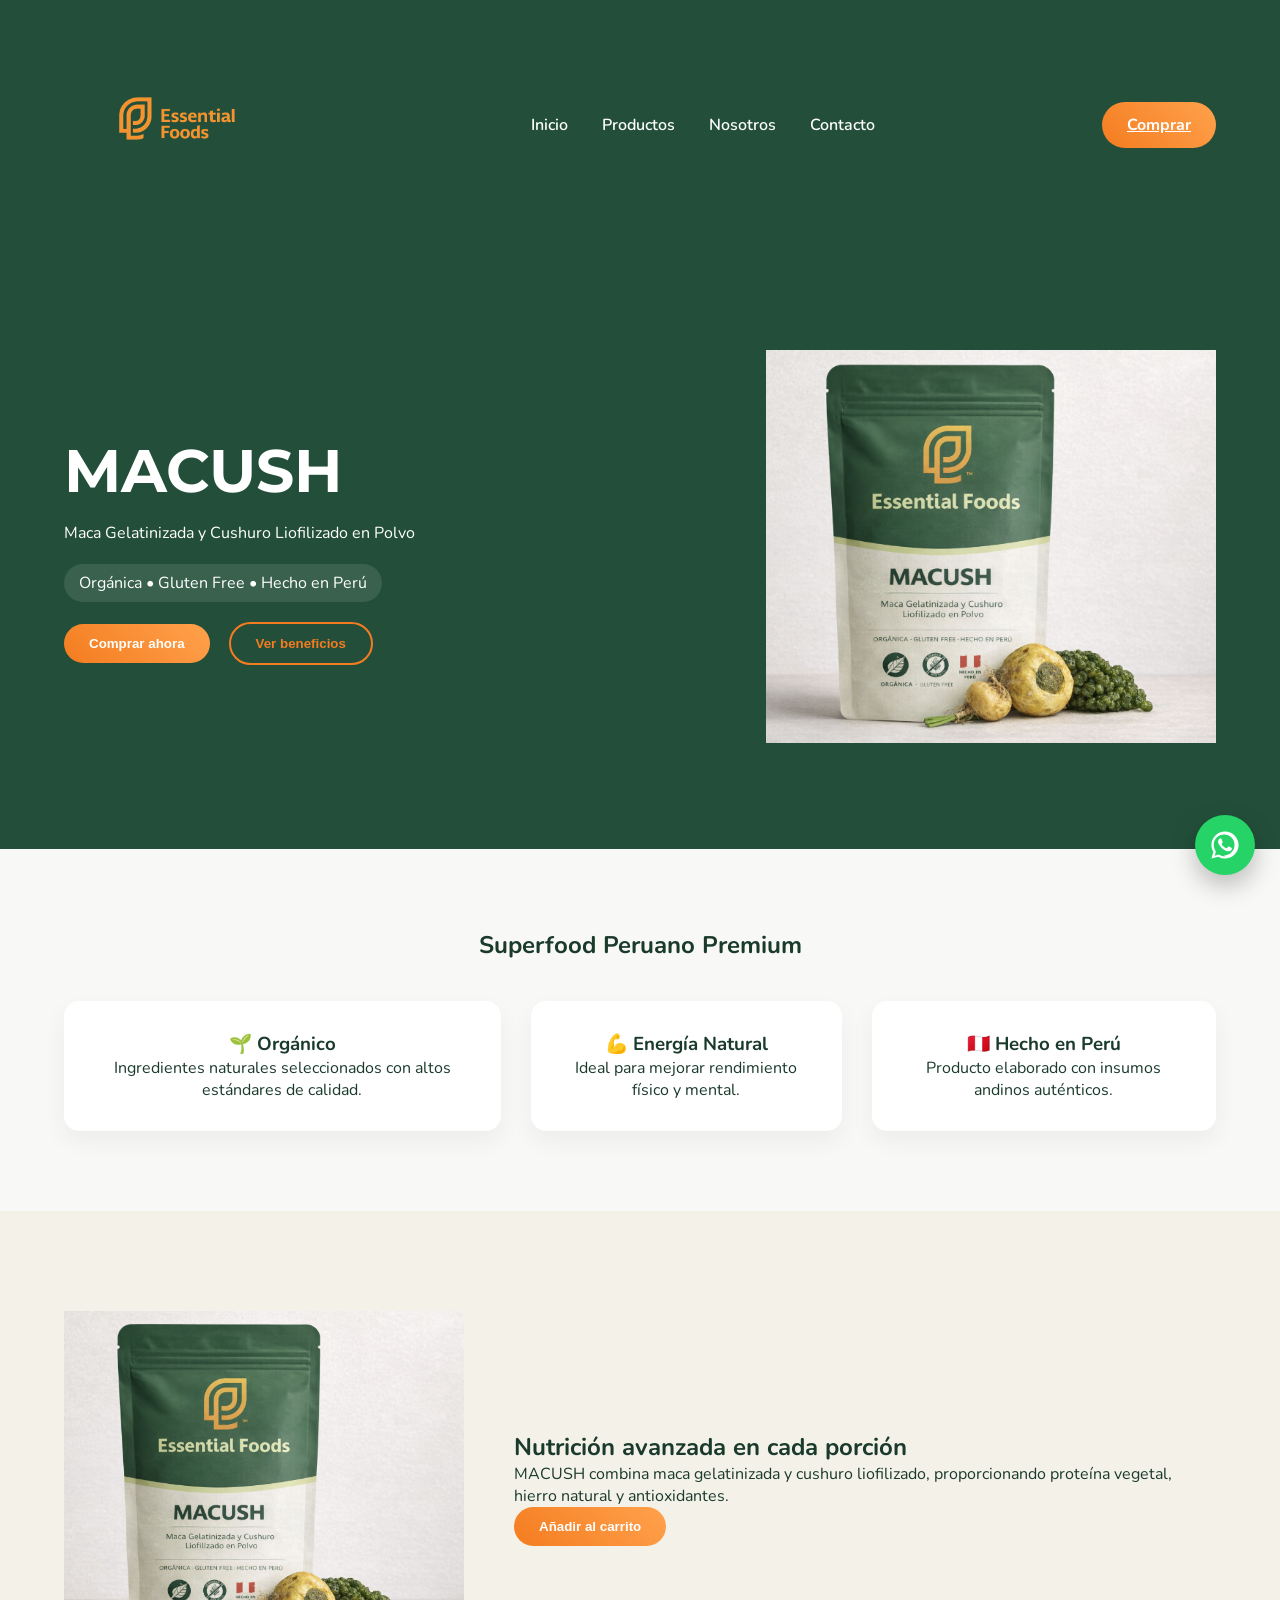
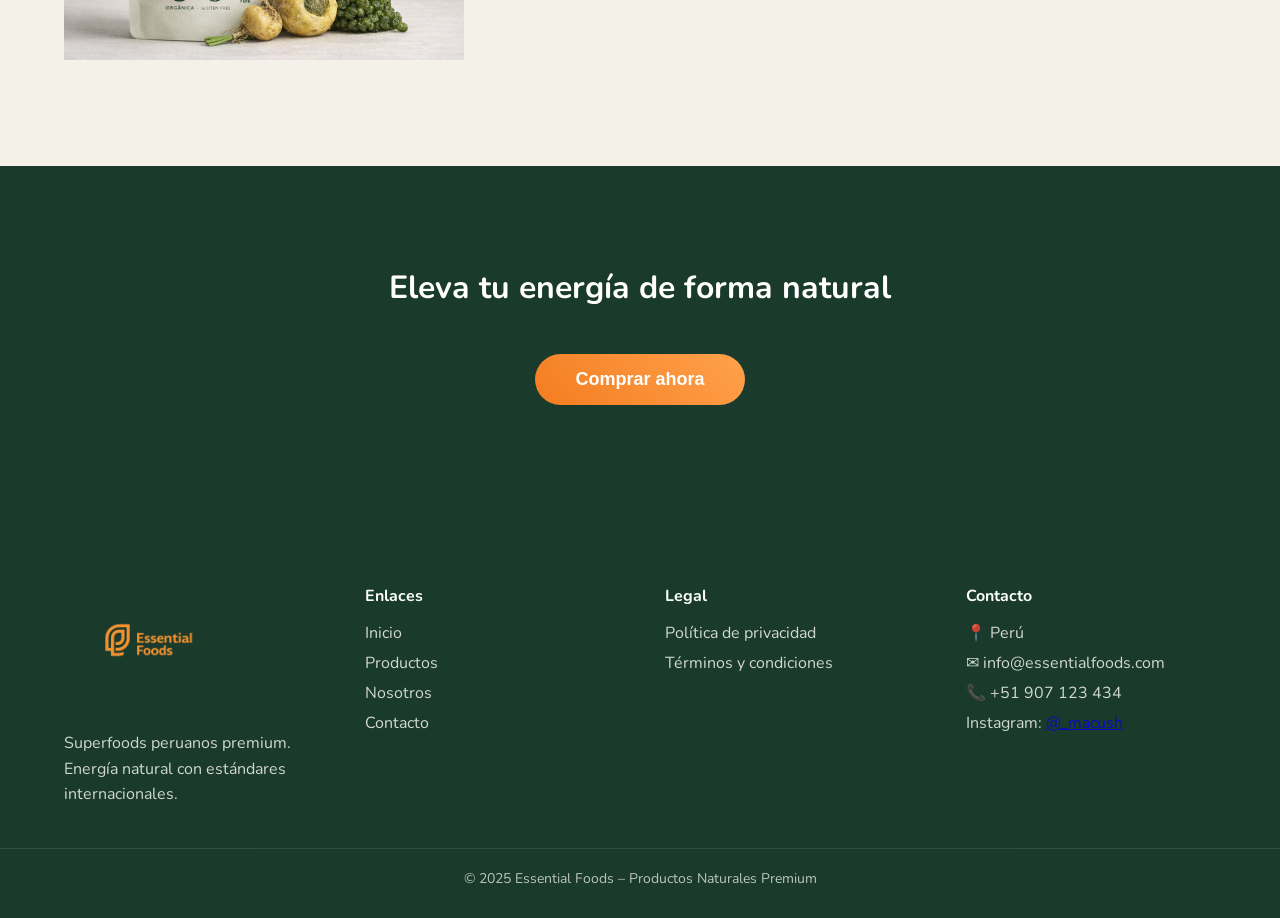
<file: index.html>
<!DOCTYPE html>
<html lang="es">
<head>
<meta charset="UTF-8">
<meta name="viewport" content="width=device-width, initial-scale=1.0">
<title>Essential Foods - Productos Naturales</title>
<link href="https://fonts.googleapis.com/css2?family=Montserrat:wght@500;700;900&family=Nunito:wght@400;600;800&display=swap" rel="stylesheet">
<link rel="stylesheet" href="styles/home.css">
</head>
<body>

<!-- HEADER -->
<header class="header">
    <div class="container nav">
        <img src="images/logo.png" class="logo" alt="Essential Foods">
        <nav>
            <a href="index.html">Inicio</a>
            <a href="producto.html">Productos</a>
            <a href="nosotros.html">Nosotros</a>
            <a href="contacto.html">Contacto</a>
        </nav>
        <a href="comprarahora.html" class="btn-primary">Comprar</a>
    </div>
</header>

<!-- HERO -->
<section class="hero">
    <div class="container hero-content">
        <div class="hero-text">
            <h1>MACUSH</h1>
            <p>Maca Gelatinizada y Cushuro Liofilizado en Polvo</p>
            <span class="badge">Orgánica • Gluten Free • Hecho en Perú</span>
            <div class="hero-buttons">
                <button class="btn-primary">Comprar ahora</button>
                <button class="btn-outline">Ver beneficios</button>
            </div>
        </div>

        <div class="hero-image">
            <img src="images/macush_product.png" alt="Macush Essential Foods">
        </div>
    </div>
</section>

<!-- BENEFICIOS -->
<section class="benefits">
    <div class="container">
        <h2>Superfood Peruano Premium</h2>
        <div class="benefit-grid">
            <div class="card">
                <h3>🌱 Orgánico</h3>
                <p>Ingredientes naturales seleccionados con altos estándares de calidad.</p>
            </div>
            <div class="card">
                <h3>💪 Energía Natural</h3>
                <p>Ideal para mejorar rendimiento físico y mental.</p>
            </div>
            <div class="card">
                <h3>🇵🇪 Hecho en Perú</h3>
                <p>Producto elaborado con insumos andinos auténticos.</p>
            </div>
        </div>
    </div>
</section>

<!-- PRODUCTO DESTACADO -->
<section class="product-highlight">
    <div class="container highlight-content">
        <div class="highlight-image">
            <img src="images/macush_product.png" alt="Macush">
        </div>
        <div class="highlight-text">
            <h2>Nutrición avanzada en cada porción</h2>
            <p>
                MACUSH combina maca gelatinizada y cushuro liofilizado,
                proporcionando proteína vegetal, hierro natural y antioxidantes.
            </p>
            <button class="btn-primary">Añadir al carrito</button>
        </div>
    </div>
</section>

<!-- CTA FINAL -->
<section class="cta">
    <div class="container">
        <h2>Eleva tu energía de forma natural</h2>
        <button class="btn-primary large">Comprar ahora</button>
    </div>
</section>

<!-- FOOTER -->
<footer class="footer">
    <div class="container footer-grid">

        <div class="footer-brand">
            <img src="images/logo.png" class="logo-footer" alt="Essential Foods">
            <p>
                Superfoods peruanos premium.  
                Energía natural con estándares internacionales.
            </p>
        </div>

        <div class="footer-links">
            <h4>Enlaces</h4>
            <a href="#">Inicio</a>
            <a href="#">Productos</a>
            <a href="#">Nosotros</a>
            <a href="#">Contacto</a>
        </div>

        <div class="footer-links">
            <h4>Legal</h4>
            <a href="#">Política de privacidad</a>
            <a href="#">Términos y condiciones</a>
        </div>

        <div class="footer-contact">
            <h4>Contacto</h4>
            <p>📍 Perú</p>
            <p>✉ info@essentialfoods.com</p>
            <p>📞 +51 907 123 434</p>
            <p> Instagram: <a href="https://www.instagram.com/_macush/" target="_blank">@_macush</a></p>
        </div>

    </div>

    <div class="footer-bottom">
        © 2025 Essential Foods – Productos Naturales Premium
    </div>
</footer>

<a href="https://wa.me/51907123434?text=Hola,%20quiero%20información%20sobre%20MACUSH"
   class="whatsapp-float"
   target="_blank"
   aria-label="Chat en WhatsApp">
    <svg viewBox="0 0 32 32" width="28" height="28" fill="white">
        <path d="M16 .5C7.454.5.5 7.454.5 16c0 2.817.738 5.565 2.14 7.988L.5 31.5l7.725-2.117A15.458 15.458 0 0 0 16 31.5c8.546 0 15.5-6.954 15.5-15.5S24.546.5 16 .5zm0 28.5a12.92 12.92 0 0 1-6.61-1.808l-.473-.281-4.588 1.256 1.226-4.473-.308-.459A12.906 12.906 0 0 1 3.1 16C3.1 9.438 8.438 4.1 15 4.1S26.9 9.438 26.9 16 21.562 27.9 15 27.9zm7.06-9.91c-.387-.193-2.288-1.128-2.644-1.257-.356-.129-.615-.193-.874.193-.258.387-.999 1.257-1.226 1.514-.226.258-.452.29-.838.097-.387-.193-1.634-.603-3.11-1.922-1.148-1.025-1.922-2.288-2.149-2.675-.226-.387-.024-.596.17-.788.174-.173.387-.452.58-.678.193-.226.258-.387.387-.645.129-.258.065-.484-.032-.678-.097-.193-.874-2.11-1.197-2.892-.315-.757-.635-.654-.874-.666l-.744-.013c-.258 0-.678.097-1.033.484-.356.387-1.355 1.323-1.355 3.224 0 1.9 1.387 3.736 1.58 3.995.193.258 2.732 4.174 6.621 5.85.926.4 1.648.639 2.21.818.928.295 1.773.254 2.44.154.745-.111 2.288-.935 2.612-1.837.323-.903.323-1.676.226-1.837-.097-.161-.355-.258-.742-.451z"/>
    </svg>
</a>

</body>
</html>
</file>
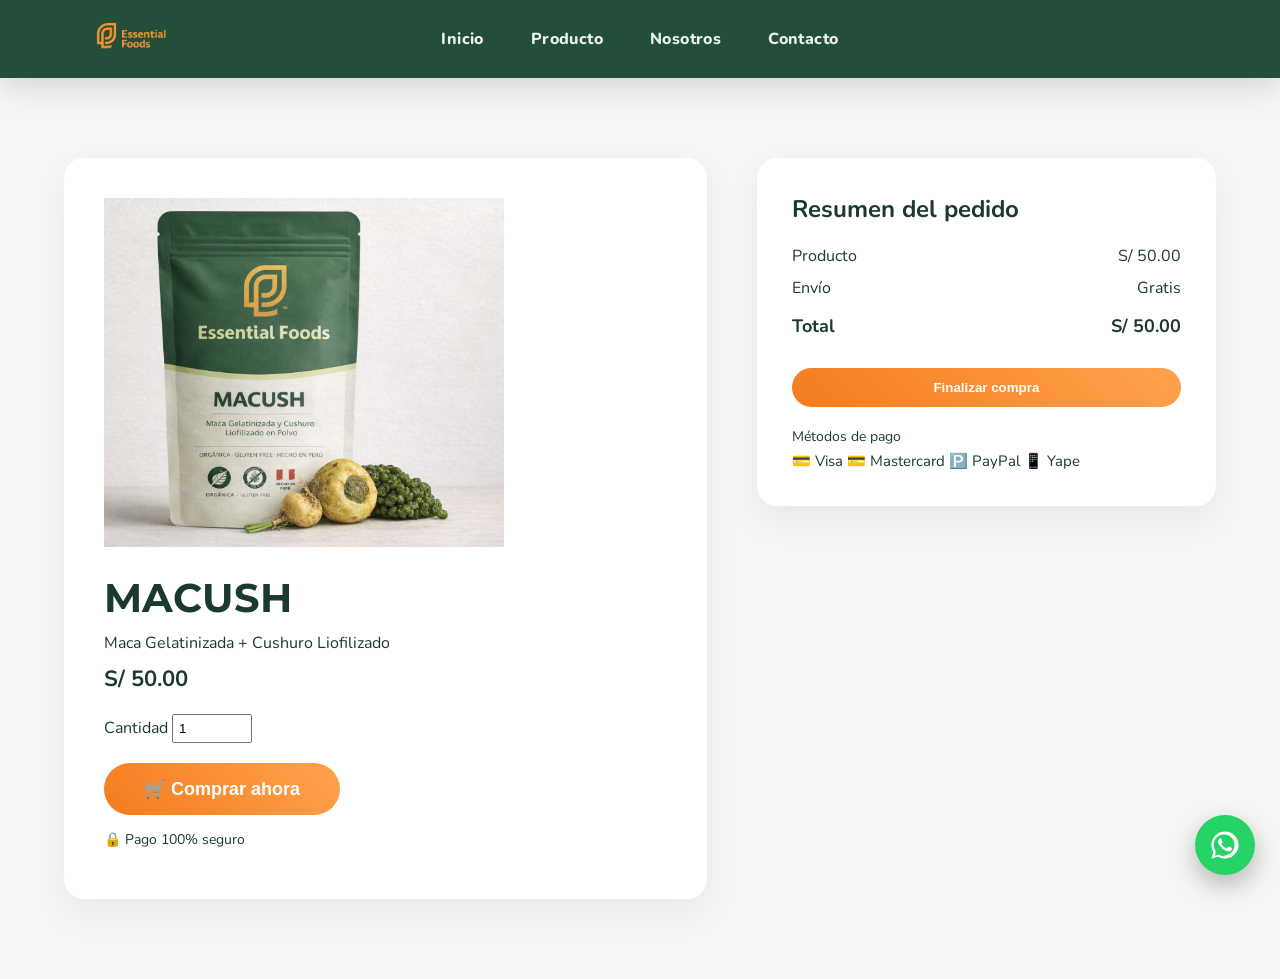
<file: comprarahora.html>
<!DOCTYPE html>
<html lang="es">
<head>
<meta charset="UTF-8">
<meta name="viewport" content="width=device-width, initial-scale=1.0">
<title>Comprar MACUSH - Essential Foods</title>

<link href="https://fonts.googleapis.com/css2?family=Montserrat:wght@500;700;900&family=Nunito:wght@400;600;800&display=swap" rel="stylesheet">
<link rel="stylesheet" href="styles/comprarahora.css">
</head>

<body>

<!-- HEADER -->
<header class="header">
  <div class="container header-inner">
    
            <a href="index.html" class="brand">
            <img src="images/logo.png" class="logo" alt="Essential Foods">
        </a>

    <nav class="menu">
      <a href="index.html">Inicio</a>
      <a href="producto.html">Producto</a>
      <a href="nosotros.html">Nosotros</a>
      <a href="contacto.html">Contacto</a>
    </nav>

  </div>
</header>

<!-- SECCIÓN COMPRA -->
<section class="checkout-section">
    <div class="container checkout-grid">

        <!-- PRODUCTO -->
        <div class="product-box">
            <img src="images/macush_product.png" alt="Macush">

            <div class="product-info">
                <h1>MACUSH</h1>
                <p>Maca Gelatinizada + Cushuro Liofilizado</p>
                <span class="price">S/ 50.00</span>

                <div class="quantity">
                    <label>Cantidad</label>
                    <input type="number" value="1" min="1">
                </div>

                <button class="btn-primary large">🛒 Comprar ahora</button>

                <p class="secure">🔒 Pago 100% seguro</p>
            </div>
        </div>

        <!-- RESUMEN -->
        <div class="summary-box">
            <h2>Resumen del pedido</h2>

            <div class="summary-line">
                <span>Producto</span>
                <span>S/ 50.00</span>
            </div>

            <div class="summary-line">
                <span>Envío</span>
                <span>Gratis</span>
            </div>

            <div class="summary-total">
                <span>Total</span>
                <span>S/ 50.00</span>
            </div>

            <button class="btn-primary full">Finalizar compra</button>

            <div class="payments">
                <p>Métodos de pago</p>
                <div class="payment-icons">
                    💳 Visa  
                    💳 Mastercard  
                    🅿️ PayPal  
                    📱 Yape
                </div>
            </div>
        </div>

    </div>
</section>

<a href="https://wa.me/51907123434?text=Hola,%20quiero%20información%20sobre%20MACUSH"
   class="whatsapp-float"
   target="_blank"
   aria-label="Chat en WhatsApp">
    <svg viewBox="0 0 32 32" width="28" height="28" fill="white">
        <path d="M16 .5C7.454.5.5 7.454.5 16c0 2.817.738 5.565 2.14 7.988L.5 31.5l7.725-2.117A15.458 15.458 0 0 0 16 31.5c8.546 0 15.5-6.954 15.5-15.5S24.546.5 16 .5zm0 28.5a12.92 12.92 0 0 1-6.61-1.808l-.473-.281-4.588 1.256 1.226-4.473-.308-.459A12.906 12.906 0 0 1 3.1 16C3.1 9.438 8.438 4.1 15 4.1S26.9 9.438 26.9 16 21.562 27.9 15 27.9zm7.06-9.91c-.387-.193-2.288-1.128-2.644-1.257-.356-.129-.615-.193-.874.193-.258.387-.999 1.257-1.226 1.514-.226.258-.452.29-.838.097-.387-.193-1.634-.603-3.11-1.922-1.148-1.025-1.922-2.288-2.149-2.675-.226-.387-.024-.596.17-.788.174-.173.387-.452.58-.678.193-.226.258-.387.387-.645.129-.258.065-.484-.032-.678-.097-.193-.874-2.11-1.197-2.892-.315-.757-.635-.654-.874-.666l-.744-.013c-.258 0-.678.097-1.033.484-.356.387-1.355 1.323-1.355 3.224 0 1.9 1.387 3.736 1.58 3.995.193.258 2.732 4.174 6.621 5.85.926.4 1.648.639 2.21.818.928.295 1.773.254 2.44.154.745-.111 2.288-.935 2.612-1.837.323-.903.323-1.676.226-1.837-.097-.161-.355-.258-.742-.451z"/>
    </svg>
</a>

</body>
</html>
</file>
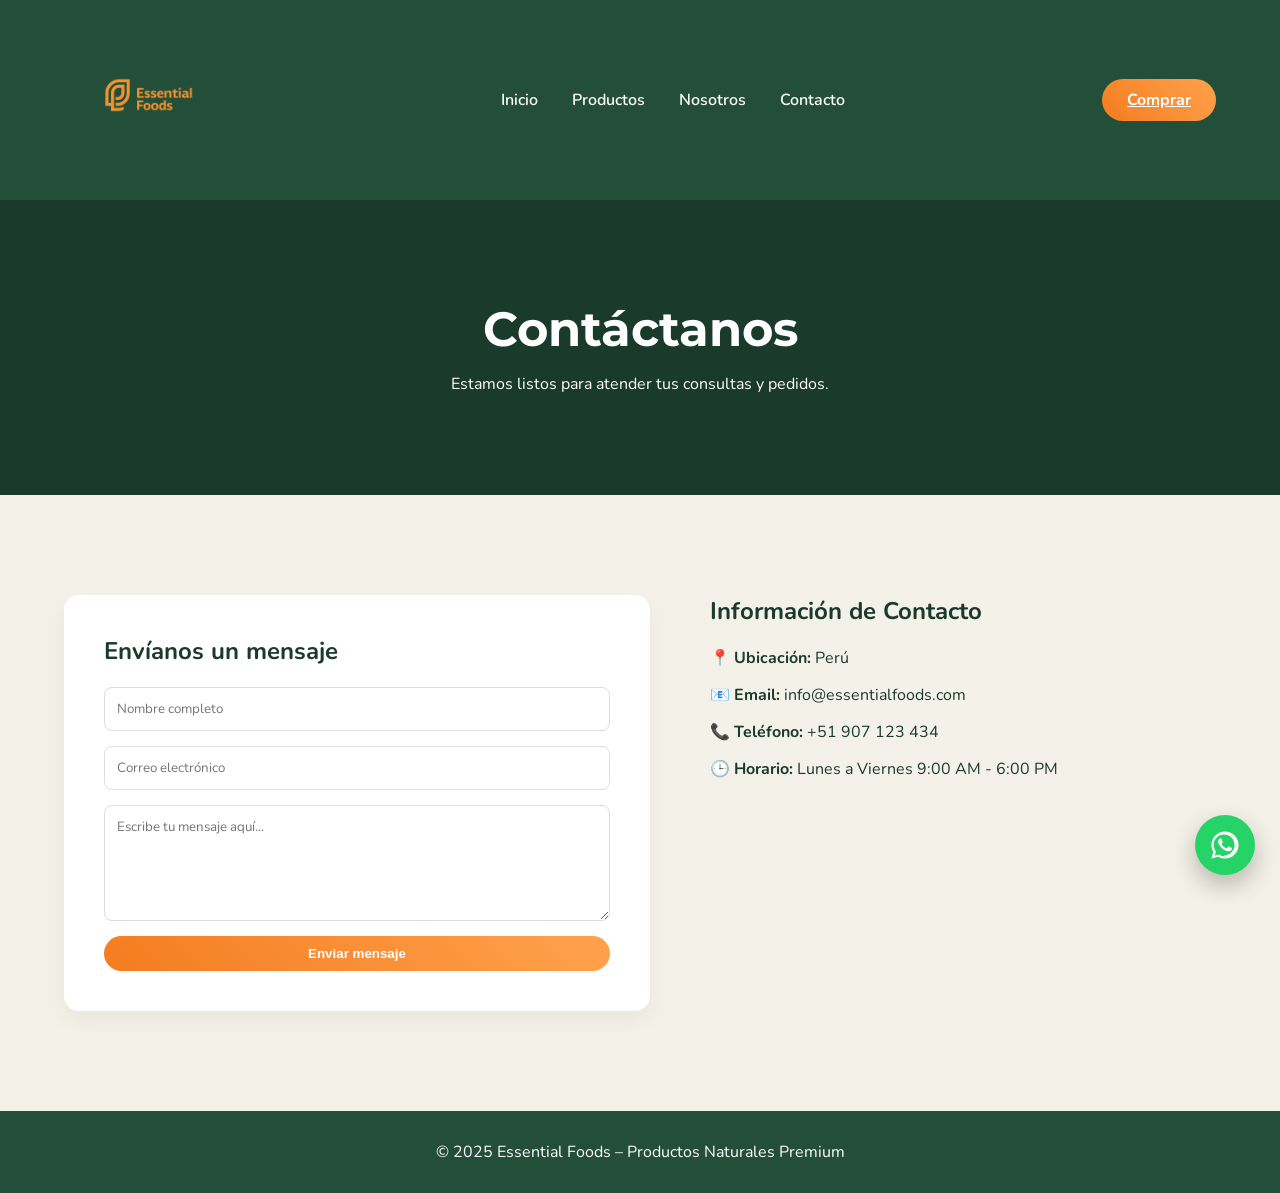
<file: contacto.html>
<!DOCTYPE html>
<html lang="es">
<head>
<meta charset="UTF-8">
<meta name="viewport" content="width=device-width, initial-scale=1.0">
<title>Contacto - Essential Foods</title>

<link href="https://fonts.googleapis.com/css2?family=Montserrat:wght@500;700;900&family=Nunito:wght@400;600;800&display=swap" rel="stylesheet">
<link rel="stylesheet" href="styles/contacto.css">
</head>

<body>

<!-- HEADER -->
<header class="header">
    <div class="container nav">
        <img src="images/logo.png" class="logo" alt="Essential Foods">
        <nav>
            <a href="index.html">Inicio</a>
            <a href="producto.html">Productos</a>
            <a href="nosotros.html">Nosotros</a>
            <a href="contacto.html">Contacto</a>
        </nav>
        <a href="comprarahora.html" class="btn-primary">Comprar</a>
    </div>
</header>

<!-- HERO -->
<section class="contact-hero">
    <div class="container">
        <h1>Contáctanos</h1>
        <p>Estamos listos para atender tus consultas y pedidos.</p>
    </div>
</section>

<!-- CONTACT SECTION -->
<section class="contact-section">
    <div class="container contact-grid">

        <!-- FORMULARIO -->
        <div class="contact-form">
            <h2>Envíanos un mensaje</h2>

            <form>
                <input type="text" placeholder="Nombre completo" required>
                <input type="email" placeholder="Correo electrónico" required>
                <textarea placeholder="Escribe tu mensaje aquí..." rows="5" required></textarea>
                <button type="submit" class="btn-primary">Enviar mensaje</button>
            </form>
        </div>

        <!-- INFORMACIÓN -->
        <div class="contact-info">
            <h2>Información de Contacto</h2>

            <div class="info-item">
                📍 <strong>Ubicación:</strong> Perú
            </div>

            <div class="info-item">
                📧 <strong>Email:</strong> info@essentialfoods.com
            </div>

            <div class="info-item">
                📞 <strong>Teléfono:</strong> +51 907 123 434
            </div>

            <div class="info-item">
                🕒 <strong>Horario:</strong> Lunes a Viernes 9:00 AM - 6:00 PM
            </div>
        </div>

    </div>
</section>

<!-- FOOTER -->
<footer class="footer">
    <div class="container">
        <p>© 2025 Essential Foods – Productos Naturales Premium</p>
    </div>
</footer>

<a href="https://wa.me/51907123434?text=Hola,%20quiero%20información%20sobre%20MACUSH"
   class="whatsapp-float"
   target="_blank"
   aria-label="Chat en WhatsApp">
    <svg viewBox="0 0 32 32" width="28" height="28" fill="white">
        <path d="M16 .5C7.454.5.5 7.454.5 16c0 2.817.738 5.565 2.14 7.988L.5 31.5l7.725-2.117A15.458 15.458 0 0 0 16 31.5c8.546 0 15.5-6.954 15.5-15.5S24.546.5 16 .5zm0 28.5a12.92 12.92 0 0 1-6.61-1.808l-.473-.281-4.588 1.256 1.226-4.473-.308-.459A12.906 12.906 0 0 1 3.1 16C3.1 9.438 8.438 4.1 15 4.1S26.9 9.438 26.9 16 21.562 27.9 15 27.9zm7.06-9.91c-.387-.193-2.288-1.128-2.644-1.257-.356-.129-.615-.193-.874.193-.258.387-.999 1.257-1.226 1.514-.226.258-.452.29-.838.097-.387-.193-1.634-.603-3.11-1.922-1.148-1.025-1.922-2.288-2.149-2.675-.226-.387-.024-.596.17-.788.174-.173.387-.452.58-.678.193-.226.258-.387.387-.645.129-.258.065-.484-.032-.678-.097-.193-.874-2.11-1.197-2.892-.315-.757-.635-.654-.874-.666l-.744-.013c-.258 0-.678.097-1.033.484-.356.387-1.355 1.323-1.355 3.224 0 1.9 1.387 3.736 1.58 3.995.193.258 2.732 4.174 6.621 5.85.926.4 1.648.639 2.21.818.928.295 1.773.254 2.44.154.745-.111 2.288-.935 2.612-1.837.323-.903.323-1.676.226-1.837-.097-.161-.355-.258-.742-.451z"/>
    </svg>
</a>

</body>
</html>
</file>
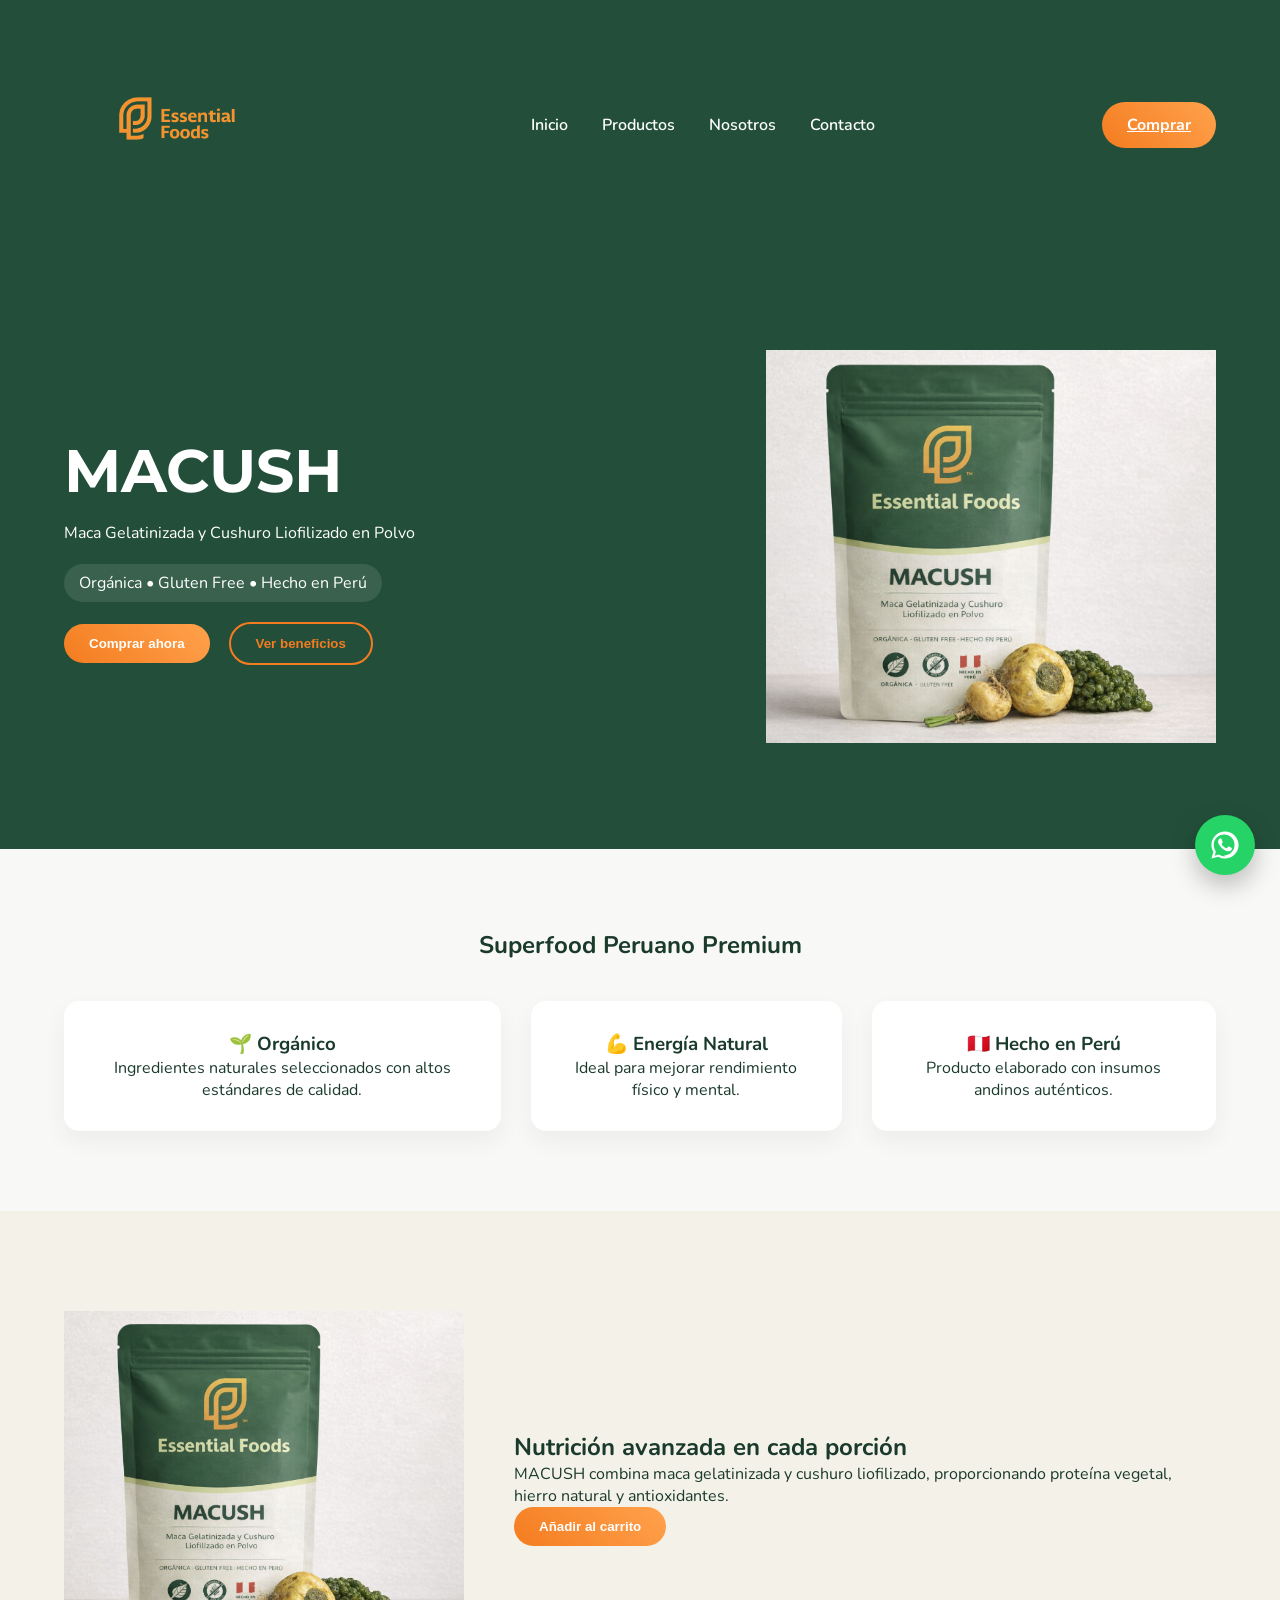
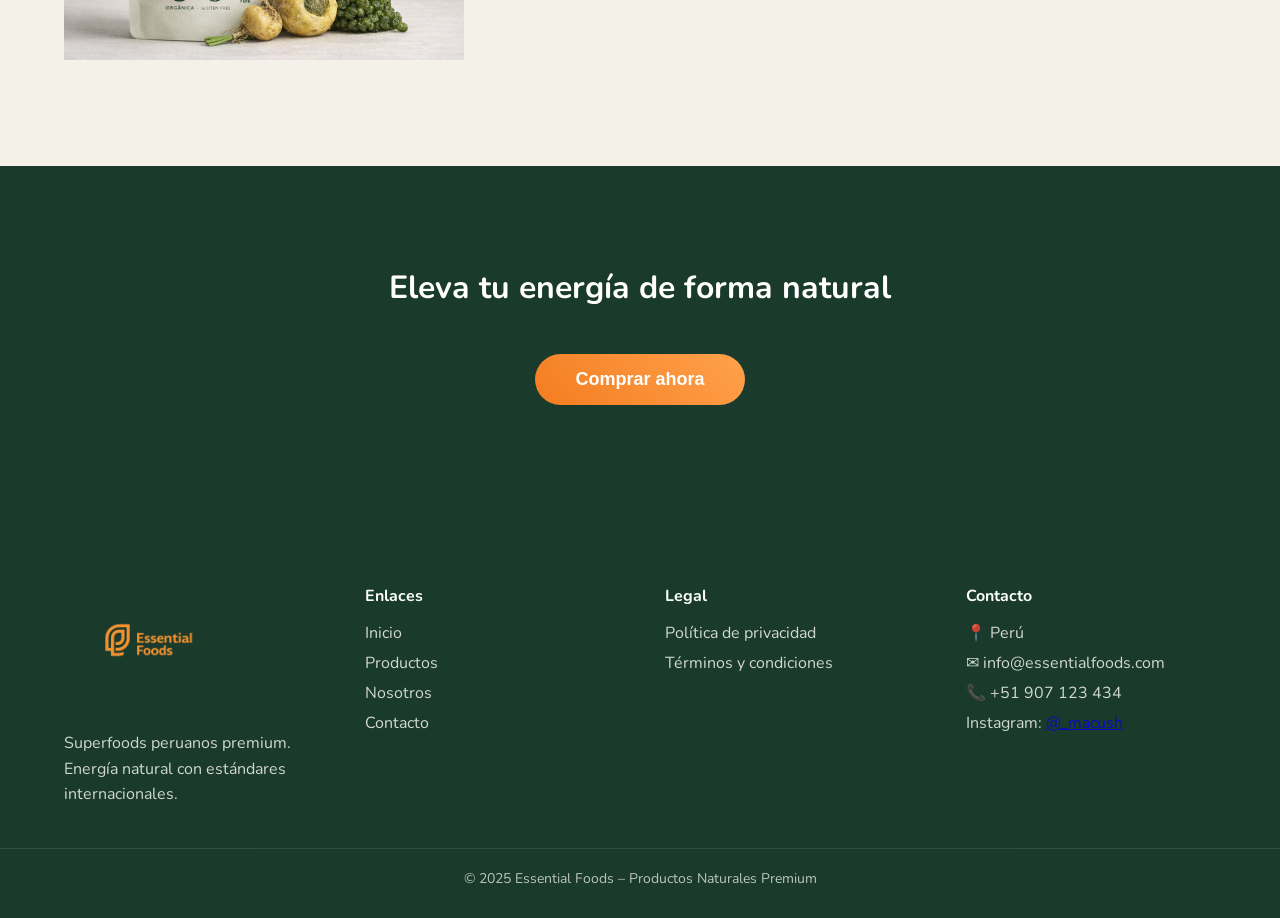
<file: home.html>
<!DOCTYPE html>
<html lang="es">
<head>
<meta charset="UTF-8">
<meta name="viewport" content="width=device-width, initial-scale=1.0">
<title>Essential Foods - Productos Naturales</title>
<link href="https://fonts.googleapis.com/css2?family=Montserrat:wght@500;700;900&family=Nunito:wght@400;600;800&display=swap" rel="stylesheet">
<link rel="stylesheet" href="/styles/home.css">
</head>
<body>

<!-- HEADER -->
<header class="header">
    <div class="container nav">
        <img src="/images/logo.png" class="logo" alt="Essential Foods">
        <nav>
            <a href="home.html">Inicio</a>
            <a href="producto.html">Productos</a>
            <a href="nosotros.html">Nosotros</a>
            <a href="contacto.html">Contacto</a>
        </nav>
        <a href="comprarahora.html" class="btn-primary">Comprar</a>
    </div>
</header>

<!-- HERO -->
<section class="hero">
    <div class="container hero-content">
        <div class="hero-text">
            <h1>MACUSH</h1>
            <p>Maca Gelatinizada y Cushuro Liofilizado en Polvo</p>
            <span class="badge">Orgánica • Gluten Free • Hecho en Perú</span>
            <div class="hero-buttons">
                <button class="btn-primary">Comprar ahora</button>
                <button class="btn-outline">Ver beneficios</button>
            </div>
        </div>

        <div class="hero-image">
            <img src="/images/macush_product.png" alt="Macush Essential Foods">
        </div>
    </div>
</section>

<!-- BENEFICIOS -->
<section class="benefits">
    <div class="container">
        <h2>Superfood Peruano Premium</h2>
        <div class="benefit-grid">
            <div class="card">
                <h3>🌱 Orgánico</h3>
                <p>Ingredientes naturales seleccionados con altos estándares de calidad.</p>
            </div>
            <div class="card">
                <h3>💪 Energía Natural</h3>
                <p>Ideal para mejorar rendimiento físico y mental.</p>
            </div>
            <div class="card">
                <h3>🇵🇪 Hecho en Perú</h3>
                <p>Producto elaborado con insumos andinos auténticos.</p>
            </div>
        </div>
    </div>
</section>

<!-- PRODUCTO DESTACADO -->
<section class="product-highlight">
    <div class="container highlight-content">
        <div class="highlight-image">
            <img src="/images/macush_product.png" alt="Macush">
        </div>
        <div class="highlight-text">
            <h2>Nutrición avanzada en cada porción</h2>
            <p>
                MACUSH combina maca gelatinizada y cushuro liofilizado,
                proporcionando proteína vegetal, hierro natural y antioxidantes.
            </p>
            <button class="btn-primary">Añadir al carrito</button>
        </div>
    </div>
</section>

<!-- CTA FINAL -->
<section class="cta">
    <div class="container">
        <h2>Eleva tu energía de forma natural</h2>
        <button class="btn-primary large">Comprar ahora</button>
    </div>
</section>

<!-- FOOTER -->
<footer class="footer">
    <div class="container footer-grid">

        <div class="footer-brand">
            <img src="/images/logo.png" class="logo-footer" alt="Essential Foods">
            <p>
                Superfoods peruanos premium.  
                Energía natural con estándares internacionales.
            </p>
        </div>

        <div class="footer-links">
            <h4>Enlaces</h4>
            <a href="#">Inicio</a>
            <a href="#">Productos</a>
            <a href="#">Nosotros</a>
            <a href="#">Contacto</a>
        </div>

        <div class="footer-links">
            <h4>Legal</h4>
            <a href="#">Política de privacidad</a>
            <a href="#">Términos y condiciones</a>
        </div>

        <div class="footer-contact">
            <h4>Contacto</h4>
            <p>📍 Perú</p>
            <p>✉ info@essentialfoods.com</p>
            <p>📞 +51 907 123 434</p>
            <p> Instagram: <a href="https://www.instagram.com/_macush/" target="_blank">@_macush</a></p>
        </div>

    </div>

    <div class="footer-bottom">
        © 2025 Essential Foods – Productos Naturales Premium
    </div>
</footer>

<a href="https://wa.me/51907123434?text=Hola,%20quiero%20información%20sobre%20MACUSH"
   class="whatsapp-float"
   target="_blank"
   aria-label="Chat en WhatsApp">
    <svg viewBox="0 0 32 32" width="28" height="28" fill="white">
        <path d="M16 .5C7.454.5.5 7.454.5 16c0 2.817.738 5.565 2.14 7.988L.5 31.5l7.725-2.117A15.458 15.458 0 0 0 16 31.5c8.546 0 15.5-6.954 15.5-15.5S24.546.5 16 .5zm0 28.5a12.92 12.92 0 0 1-6.61-1.808l-.473-.281-4.588 1.256 1.226-4.473-.308-.459A12.906 12.906 0 0 1 3.1 16C3.1 9.438 8.438 4.1 15 4.1S26.9 9.438 26.9 16 21.562 27.9 15 27.9zm7.06-9.91c-.387-.193-2.288-1.128-2.644-1.257-.356-.129-.615-.193-.874.193-.258.387-.999 1.257-1.226 1.514-.226.258-.452.29-.838.097-.387-.193-1.634-.603-3.11-1.922-1.148-1.025-1.922-2.288-2.149-2.675-.226-.387-.024-.596.17-.788.174-.173.387-.452.58-.678.193-.226.258-.387.387-.645.129-.258.065-.484-.032-.678-.097-.193-.874-2.11-1.197-2.892-.315-.757-.635-.654-.874-.666l-.744-.013c-.258 0-.678.097-1.033.484-.356.387-1.355 1.323-1.355 3.224 0 1.9 1.387 3.736 1.58 3.995.193.258 2.732 4.174 6.621 5.85.926.4 1.648.639 2.21.818.928.295 1.773.254 2.44.154.745-.111 2.288-.935 2.612-1.837.323-.903.323-1.676.226-1.837-.097-.161-.355-.258-.742-.451z"/>
    </svg>
</a>

</body>
</html>
</file>
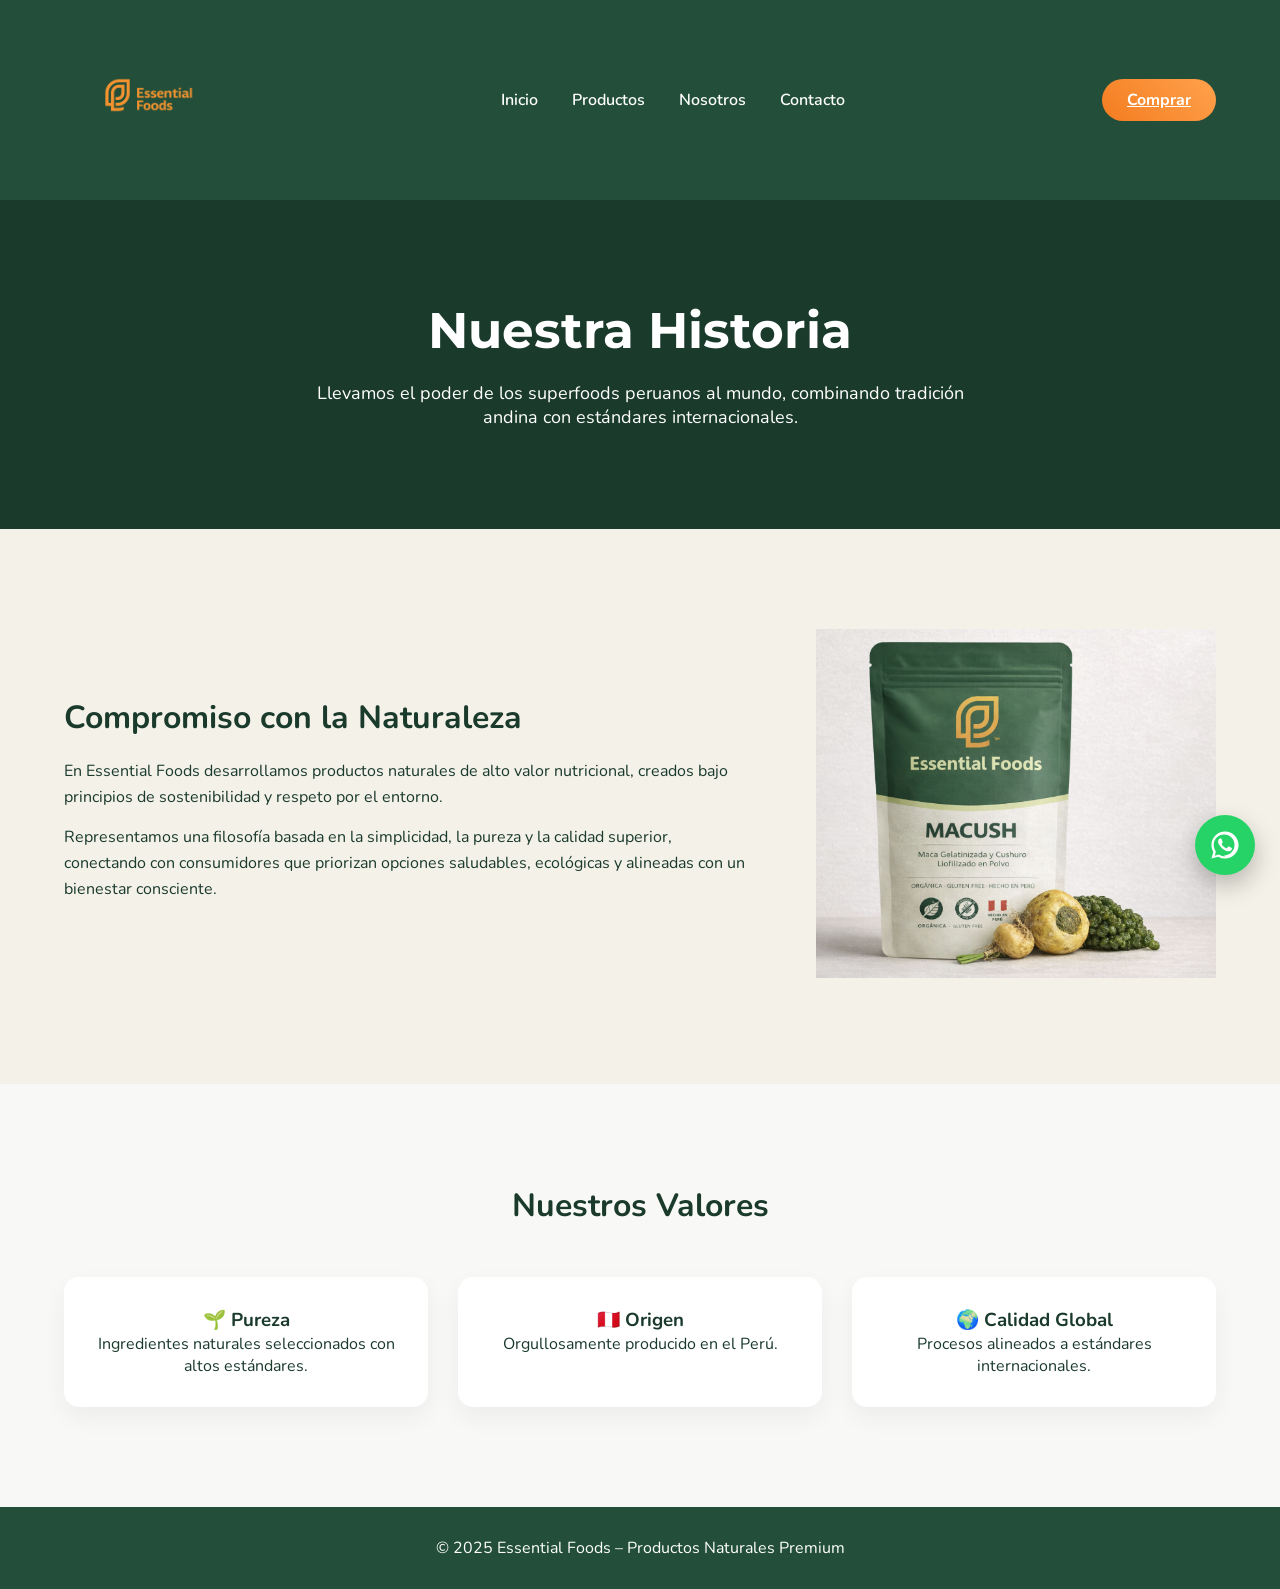
<file: nosotros.html>
<!DOCTYPE html>
<html lang="es">
<head>
<meta charset="UTF-8">
<meta name="viewport" content="width=device-width, initial-scale=1.0">
<title>Nosotros - Essential Foods</title>

<link href="https://fonts.googleapis.com/css2?family=Montserrat:wght@500;700;900&family=Nunito:wght@400;600;800&display=swap" rel="stylesheet">
<link rel="stylesheet" href="styles/nosotros.css">
</head>

<body>

<!-- HEADER SIMPLE -->
<header class="header">
    <div class="container nav">
        <img src="images/logo.png" class="logo" alt="Essential Foods">
        <nav>
            <a href="index.html">Inicio</a>
            <a href="producto.html">Productos</a>
            <a href="nosotros.html">Nosotros</a>
            <a href="contacto.html">Contacto</a>
        </nav>
        <a href="comprarahora.html" class="btn-primary">Comprar</a>
    </div>
</header>

<!-- HERO NOSOTROS -->
<section class="about-hero">
    <div class="container">
        <h1>Nuestra Historia</h1>
        <p>
            Llevamos el poder de los superfoods peruanos al mundo,
            combinando tradición andina con estándares internacionales.
        </p>
    </div>
</section>

<!-- CONTENIDO -->
<section class="about-section">
    <div class="container about-grid">

        <div class="about-text">
            <h2>Compromiso con la Naturaleza</h2>

            <p>
                En Essential Foods desarrollamos productos naturales de alto valor
                nutricional, creados bajo principios de sostenibilidad y respeto
                por el entorno.
            </p>

            <p>
                Representamos una filosofía basada en la simplicidad, la pureza y
                la calidad superior, conectando con consumidores que priorizan
                opciones saludables, ecológicas y alineadas con un bienestar consciente.
            </p>
        </div>

        <div class="about-image">
            <img src="images/macush_product.png" alt="Macush">
        </div>

    </div>
</section>

<!-- VALORES -->
<section class="values">
    <div class="container">
        <h2>Nuestros Valores</h2>

        <div class="values-grid">
            <div class="value-card">
                <h3>🌱 Pureza</h3>
                <p>Ingredientes naturales seleccionados con altos estándares.</p>
            </div>

            <div class="value-card">
                <h3>🇵🇪 Origen</h3>
                <p>Orgullosamente producido en el Perú.</p>
            </div>

            <div class="value-card">
                <h3>🌍 Calidad Global</h3>
                <p>Procesos alineados a estándares internacionales.</p>
            </div>
        </div>
    </div>
</section>

<!-- FOOTER SIMPLE -->
<footer class="footer">
    <div class="container">
        <p>© 2025 Essential Foods – Productos Naturales Premium</p>
    </div>
</footer>

<a href="https://wa.me/51907123434?text=Hola,%20quiero%20información%20sobre%20MACUSH"
   class="whatsapp-float"
   target="_blank"
   aria-label="Chat en WhatsApp">
    <svg viewBox="0 0 32 32" width="28" height="28" fill="white">
        <path d="M16 .5C7.454.5.5 7.454.5 16c0 2.817.738 5.565 2.14 7.988L.5 31.5l7.725-2.117A15.458 15.458 0 0 0 16 31.5c8.546 0 15.5-6.954 15.5-15.5S24.546.5 16 .5zm0 28.5a12.92 12.92 0 0 1-6.61-1.808l-.473-.281-4.588 1.256 1.226-4.473-.308-.459A12.906 12.906 0 0 1 3.1 16C3.1 9.438 8.438 4.1 15 4.1S26.9 9.438 26.9 16 21.562 27.9 15 27.9zm7.06-9.91c-.387-.193-2.288-1.128-2.644-1.257-.356-.129-.615-.193-.874.193-.258.387-.999 1.257-1.226 1.514-.226.258-.452.29-.838.097-.387-.193-1.634-.603-3.11-1.922-1.148-1.025-1.922-2.288-2.149-2.675-.226-.387-.024-.596.17-.788.174-.173.387-.452.58-.678.193-.226.258-.387.387-.645.129-.258.065-.484-.032-.678-.097-.193-.874-2.11-1.197-2.892-.315-.757-.635-.654-.874-.666l-.744-.013c-.258 0-.678.097-1.033.484-.356.387-1.355 1.323-1.355 3.224 0 1.9 1.387 3.736 1.58 3.995.193.258 2.732 4.174 6.621 5.85.926.4 1.648.639 2.21.818.928.295 1.773.254 2.44.154.745-.111 2.288-.935 2.612-1.837.323-.903.323-1.676.226-1.837-.097-.161-.355-.258-.742-.451z"/>
    </svg>
</a>

</body>
</html>
</file>
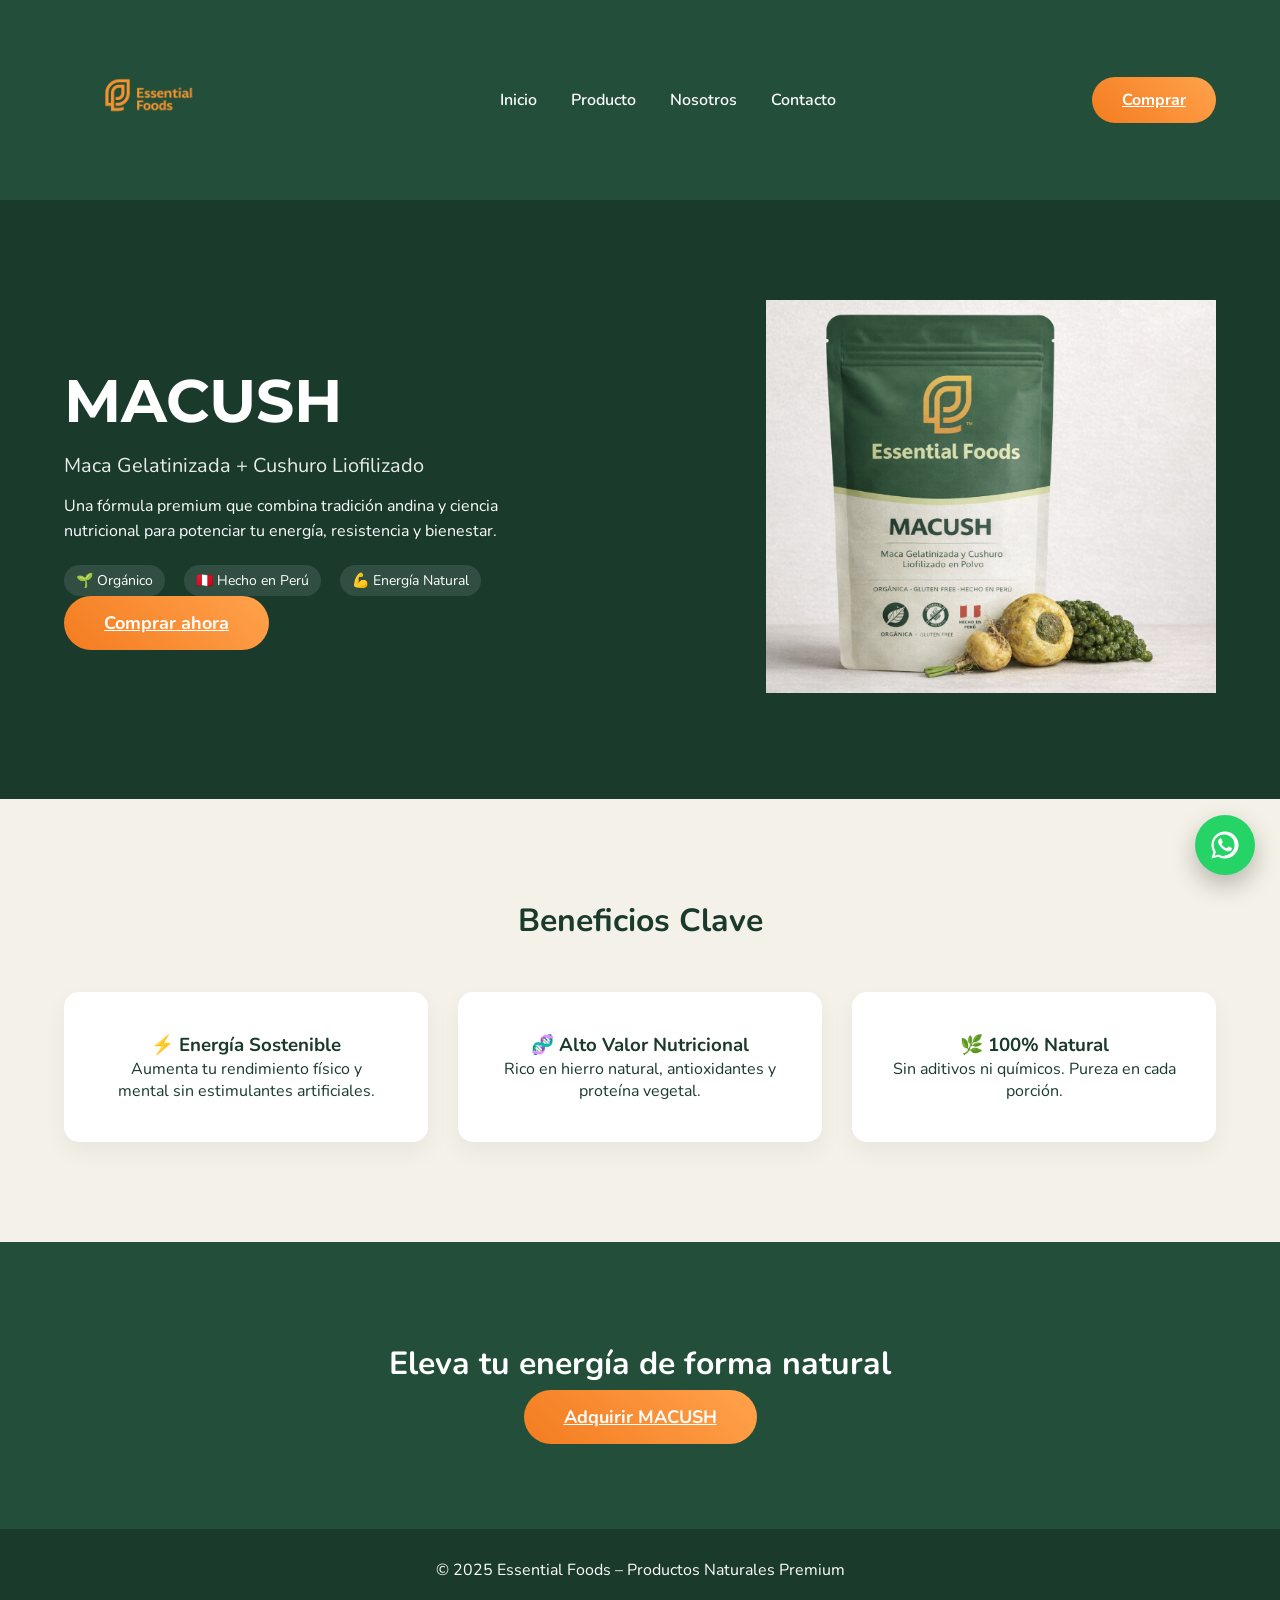
<file: producto.html>
<!DOCTYPE html>
<html lang="es">
<head>
<meta charset="UTF-8">
<meta name="viewport" content="width=device-width, initial-scale=1.0">
<title>MACUSH - Essential Foods</title>

<link href="https://fonts.googleapis.com/css2?family=Montserrat:wght@500;700;900&family=Nunito:wght@400;600;800&display=swap" rel="stylesheet">
<link rel="stylesheet" href="styles/producto.css">
</head>

<body>

<!-- HEADER -->
<header class="header">
    <div class="container nav">
        <img src="images/logo.png" class="logo" alt="Essential Foods">
        <nav>
            <a href="index.html">Inicio</a>
            <a href="producto.html">Producto</a>
            <a href="nosotros.html">Nosotros</a>
            <a href="contacto.html">Contacto</a>
        </nav>

        <!-- BOTÓN CORREGIDO -->
        <a href="comprarahora.html" class="btn-primary">Comprar</a>
    </div>
</header>

<!-- HERO PRODUCTO -->
<section class="product-hero">
    <div class="container product-hero-content">

        <div class="product-text">
            <h1>MACUSH</h1>
            <p class="subtitle">
                Maca Gelatinizada + Cushuro Liofilizado
            </p>

            <p class="description">
                Una fórmula premium que combina tradición andina y ciencia
                nutricional para potenciar tu energía, resistencia y bienestar.
            </p>

            <div class="product-badges">
                <span>🌱 Orgánico</span>
                <span>🇵🇪 Hecho en Perú</span>
                <span>💪 Energía Natural</span>
            </div>

            <!-- BOTÓN CORREGIDO -->
            <a href="comprarahora.html" class="btn-primary large">
                Comprar ahora
            </a>
        </div>

        <div class="product-image">
            <img src="images/macush_product.png" alt="Macush">
        </div>

    </div>
</section>

<!-- BENEFICIOS -->
<section class="benefits-section">
    <div class="container">
        <h2>Beneficios Clave</h2>

        <div class="benefits-grid">
            <div class="benefit-card">
                <h3>⚡ Energía Sostenible</h3>
                <p>Aumenta tu rendimiento físico y mental sin estimulantes artificiales.</p>
            </div>

            <div class="benefit-card">
                <h3>🧬 Alto Valor Nutricional</h3>
                <p>Rico en hierro natural, antioxidantes y proteína vegetal.</p>
            </div>

            <div class="benefit-card">
                <h3>🌿 100% Natural</h3>
                <p>Sin aditivos ni químicos. Pureza en cada porción.</p>
            </div>
        </div>
    </div>
</section>

<!-- CTA FINAL -->
<section class="cta">
    <div class="container">
        <h2>Eleva tu energía de forma natural</h2>

        <!-- BOTÓN CORREGIDO -->
        <a href="comprarahora.html" class="btn-primary large">
            Adquirir MACUSH
        </a>
    </div>
</section>

<!-- FOOTER -->
<footer class="footer">
    <div class="container">
        <p>© 2025 Essential Foods – Productos Naturales Premium</p>
    </div>
</footer>

<a href="https://wa.me/51907123434?text=Hola,%20quiero%20información%20sobre%20MACUSH"
   class="whatsapp-float"
   target="_blank"
   aria-label="Chat en WhatsApp">
    <svg viewBox="0 0 32 32" width="28" height="28" fill="white">
        <path d="M16 .5C7.454.5.5 7.454.5 16c0 2.817.738 5.565 2.14 7.988L.5 31.5l7.725-2.117A15.458 15.458 0 0 0 16 31.5c8.546 0 15.5-6.954 15.5-15.5S24.546.5 16 .5zm0 28.5a12.92 12.92 0 0 1-6.61-1.808l-.473-.281-4.588 1.256 1.226-4.473-.308-.459A12.906 12.906 0 0 1 3.1 16C3.1 9.438 8.438 4.1 15 4.1S26.9 9.438 26.9 16 21.562 27.9 15 27.9zm7.06-9.91c-.387-.193-2.288-1.128-2.644-1.257-.356-.129-.615-.193-.874.193-.258.387-.999 1.257-1.226 1.514-.226.258-.452.29-.838.097-.387-.193-1.634-.603-3.11-1.922-1.148-1.025-1.922-2.288-2.149-2.675-.226-.387-.024-.596.17-.788.174-.173.387-.452.58-.678.193-.226.258-.387.387-.645.129-.258.065-.484-.032-.678-.097-.193-.874-2.11-1.197-2.892-.315-.757-.635-.654-.874-.666l-.744-.013c-.258 0-.678.097-1.033.484-.356.387-1.355 1.323-1.355 3.224 0 1.9 1.387 3.736 1.58 3.995.193.258 2.732 4.174 6.621 5.85.926.4 1.648.639 2.21.818.928.295 1.773.254 2.44.154.745-.111 2.288-.935 2.612-1.837.323-.903.323-1.676.226-1.837-.097-.161-.355-.258-.742-.451z"/>
    </svg>
</a>

</body>
</html>
</file>
<file: styles/home.css>
:root {
    --green-main: #234F3A;
    --green-dark: #1A3A2C;
    --orange: #F47C20;
    --orange-light: #FFA24C;
    --beige: #F4F1E8;
    --gray-bg: #F8F8F6;
}

* {
    margin: 0;
    padding: 0;
    box-sizing: border-box;
}

body {
    font-family: 'Nunito', sans-serif;
    background: var(--gray-bg);
    color: var(--green-dark);
}

.container {
    width: 90%;
    max-width: 1200px;
    margin: auto;
}

/* ================= HEADER ================= */

.header {
    background: var(--green-main);
    padding: 45px 0;
}

.nav {
    display: flex;
    justify-content: space-between;
    align-items: center;
}

.nav nav a {
    color: white;
    margin: 0 15px;
    text-decoration: none;
    font-weight: 600;
    transition: 0.3s;
}

.nav nav a:hover {
    color: var(--orange-light);
}

.logo {
    height: 160px;
    width: auto;
}

/* ================= BUTTONS ================= */

.btn-primary {
    background: linear-gradient(45deg, var(--orange), var(--orange-light));
    border: none;
    padding: 12px 25px;
    border-radius: 30px;
    color: white;
    font-weight: 700;
    cursor: pointer;
    transition: 0.3s;
}

.btn-primary:hover {
    transform: scale(1.05);
}

.btn-outline {
    border: 2px solid var(--orange);
    background: transparent;
    color: var(--orange);
    padding: 12px 25px;
    border-radius: 30px;
    font-weight: 700;
    margin-left: 15px;
    cursor: pointer;
    transition: 0.3s;
}

.btn-outline:hover {
    background: var(--orange);
    color: white;
}

/* ================= HERO ================= */

.hero {
    background: var(--green-main);
    padding: 100px 0;
    color: white;
}

.hero-content {
    display: flex;
    align-items: center;
    justify-content: space-between;
}

.hero-text h1 {
    font-family: 'Montserrat', sans-serif;
    font-size: 60px;
    margin-bottom: 15px;
}

.badge {
    display: inline-block;
    margin: 20px 0;
    padding: 8px 15px;
    background: rgba(255,255,255,0.1);
    border-radius: 20px;
}

.hero-image img {
    width: 450px;
}

/* ================= BENEFITS ================= */

.benefits {
    padding: 80px 0;
    text-align: center;
}

.benefit-grid {
    display: flex;
    gap: 30px;
    margin-top: 40px;
}

.card {
    background: white;
    padding: 30px;
    border-radius: 15px;
    box-shadow: 0 10px 25px rgba(0,0,0,0.05);
    transition: 0.3s;
}

.card:hover {
    transform: translateY(-5px);
}

/* ================= PRODUCT HIGHLIGHT ================= */

.product-highlight {
    background: var(--beige);
    padding: 100px 0;
}

.highlight-content {
    display: flex;
    align-items: center;
    gap: 50px;
}

.highlight-image img {
    width: 400px;
}

/* ================= CTA ================= */

.cta {
    background: var(--green-dark);
    padding: 100px 0;
    text-align: center;
    color: white;
}

.cta h2 {
    margin-bottom: 15px;
    font-size: 32px;
}

.cta .btn-primary {
    margin-top: 30px;
}

.large {
    padding: 15px 40px;
    font-size: 18px;
}

/* ================= FOOTER ================= */

.footer {
    background: var(--green-dark);
    color: white;
    padding: 80px 0 30px 0;
}

.footer-grid {
    display: grid;
    grid-template-columns: repeat(auto-fit, minmax(220px, 1fr));
    gap: 50px;
    margin-bottom: 40px;
}

.logo-footer {
    height: 120px; /* MÁS GRANDE */
    margin-bottom: 20px;
}

.footer-brand p {
    opacity: 0.8;
    line-height: 1.6;
}

.footer-links h4,
.footer-contact h4 {
    margin-bottom: 15px;
    font-weight: 700;
}

.footer-links a {
    display: block;
    color: white;
    text-decoration: none;
    margin-bottom: 8px;
    opacity: 0.8;
    transition: 0.3s;
}

.footer-links a:hover {
    opacity: 1;
    color: var(--orange);
}

.footer-contact p {
    opacity: 0.8;
    margin-bottom: 8px;
}

.footer-bottom {
    text-align: center;
    padding-top: 20px;
    border-top: 1px solid rgba(255,255,255,0.15);
    font-size: 14px;
    opacity: 0.7;
}

/* WHATSAPP FLOTANTE */
.whatsapp-float {
    position: fixed;
    bottom: 25px;
    right: 25px;
    width: 60px;
    height: 60px;
    background: #25D366;
    border-radius: 50%;
    display: flex;
    align-items: center;
    justify-content: center;
    box-shadow: 0 10px 25px rgba(0,0,0,0.25);
    z-index: 999;
    transition: 0.3s ease;
    animation: pulse 2s infinite;
}

.whatsapp-float:hover {
    transform: scale(1.1);
}

@keyframes pulse {
    0% { box-shadow: 0 0 0 0 rgba(37, 211, 102, 0.6); }
    70% { box-shadow: 0 0 0 15px rgba(37, 211, 102, 0); }
    100% { box-shadow: 0 0 0 0 rgba(37, 211, 102, 0); }
}
</file>
<file: styles/comprarahora.css>
:root {
    --green-main: #234F3A;
    --green-dark: #1A3A2C;
    --orange: #F47C20;
    --orange-light: #FFA24C;
    --gray-bg: #F5F5F3;
}

* {
    margin: 0;
    padding: 0;
    box-sizing: border-box;
}

body {
    font-family: 'Nunito', sans-serif;
    background: var(--gray-bg);
    color: var(--green-dark);
}

.container {
    width: 90%;
    max-width: 1200px;
    margin: auto;
}

/* HEADER (LIMPIO: LOGO GRANDE + MENÚ CENTRADO, SIN CARRITO NI COMPRAR) */
.header{
  background: var(--green-main);
  padding: 18px 0;
  position: sticky;
  top: 0;
  z-index: 50;
  box-shadow: 0 10px 30px rgba(0,0,0,0.12);
}

.header-inner{
  display: flex;
  align-items: center;
  justify-content: center; /* centra el menú */
  position: relative;      /* para poder “anclar” el logo a la izquierda */
  gap: 28px;
}

/* LOGO */
.brand{
  position: absolute;
  left: 0;
  display: flex;
  align-items: center;
  text-decoration: none;
}

.logo{
  height: 95px;  /* MÁS GRANDE */
  width: auto;
  display: block;
}

/* MENÚ */
.menu{
  display: flex;
  align-items: center;
  gap: 35px;
}

.menu a{
  color: rgba(255,255,255,0.92);
  text-decoration: none;
  font-weight: 800;
  font-size: 16px;
  padding: 10px 6px;
  border-radius: 10px;
  transition: 0.25s;
  letter-spacing: 0.4px;
}

.menu a:hover{
  color: white;
  background: rgba(255,255,255,0.10);
}

/* RESPONSIVE */
@media (max-width: 900px){
  .menu{
    display: none; /* si luego quieres hamburguesa, te lo armo */
  }
  .logo{ height: 78px; }
}

/* GRID */
.checkout-section {
    padding: 80px 0;
}

.checkout-grid {
    display: grid;
    grid-template-columns: 1.4fr 1fr;
    gap: 50px;
    align-items: start;
}

/* PRODUCTO */
.product-box {
    background: white;
    padding: 40px;
    border-radius: 20px;
    box-shadow: 0 15px 35px rgba(0,0,0,0.05);
}

.product-box img {
    width: 100%;
    max-width: 400px;
    margin-bottom: 20px;
}

.product-info h1 {
    font-family: 'Montserrat', sans-serif;
    font-size: 40px;
    margin-bottom: 10px;
}

.product-info p {
    margin-bottom: 10px;
}

.price {
    font-size: 22px;
    font-weight: 700;
    display: block;
    margin-bottom: 20px;
}

.quantity {
    margin-bottom: 20px;
}

.quantity input {
    width: 80px;
    padding: 5px;
}

/* BOTONES */
.btn-primary {
    background: linear-gradient(45deg, var(--orange), var(--orange-light));
    border: none;
    padding: 12px 25px;
    border-radius: 30px;
    color: white;
    font-weight: 700;
    cursor: pointer;
    transition: 0.3s;
}

.btn-primary:hover {
    transform: scale(1.05);
}

.large {
    padding: 15px 40px;
    font-size: 18px;
}

.full {
    width: 100%;
    margin-top: 20px;
}

.secure {
    margin-top: 15px;
    font-size: 14px;
}

/* RESUMEN */
.summary-box {
    background: white;
    padding: 35px;
    border-radius: 20px;
    box-shadow: 0 15px 35px rgba(0,0,0,0.05);
}

.summary-box h2 {
    margin-bottom: 20px;
}

.summary-line,
.summary-total {
    display: flex;
    justify-content: space-between;
    margin-bottom: 10px;
}

.summary-total {
    font-weight: 700;
    font-size: 18px;
    margin-top: 15px;
}

.payments {
    margin-top: 20px;
    font-size: 14px;
}

.payment-icons {
    margin-top: 5px;
    font-size: 15px;
}

/* RESPONSIVE */
@media (max-width: 900px) {
    .checkout-grid {
        grid-template-columns: 1fr;
    }
}

/* WHATSAPP FLOTANTE */
.whatsapp-float {
    position: fixed;
    bottom: 25px;
    right: 25px;
    width: 60px;
    height: 60px;
    background: #25D366;
    border-radius: 50%;
    display: flex;
    align-items: center;
    justify-content: center;
    box-shadow: 0 10px 25px rgba(0,0,0,0.25);
    z-index: 999;
    transition: 0.3s ease;
    animation: pulse 2s infinite;
}

.whatsapp-float:hover {
    transform: scale(1.1);
}

@keyframes pulse {
    0% { box-shadow: 0 0 0 0 rgba(37, 211, 102, 0.6); }
    70% { box-shadow: 0 0 0 15px rgba(37, 211, 102, 0); }
    100% { box-shadow: 0 0 0 0 rgba(37, 211, 102, 0); }
}
</file>
<file: styles/contacto.css>
:root {
    --green-main: #234F3A;
    --green-dark: #1A3A2C;
    --orange: #F47C20;
    --orange-light: #FFA24C;
    --beige: #F4F1E8;
    --gray-bg: #F8F8F6;
}

* {
    margin: 0;
    padding: 0;
    box-sizing: border-box;
}

body {
    font-family: 'Nunito', sans-serif;
    background: var(--gray-bg);
    color: var(--green-dark);
}

.container {
    width: 90%;
    max-width: 1200px;
    margin: auto;
}

/* HEADER */

.header {
    background: var(--green-main);
    padding: 40px 0;
}

.nav {
    display: flex;
    justify-content: space-between;
    align-items: center;
}

.nav nav a {
    color: white;
    margin: 0 15px;
    text-decoration: none;
    font-weight: 600;
}

.logo {
    height: 120px;
}

.btn-primary {
    background: linear-gradient(45deg, var(--orange), var(--orange-light));
    border: none;
    padding: 10px 25px;
    border-radius: 30px;
    color: white;
    font-weight: 700;
    cursor: pointer;
}

/* HERO */

.contact-hero {
    background: var(--green-dark);
    color: white;
    padding: 100px 0;
    text-align: center;
}

.contact-hero h1 {
    font-family: 'Montserrat', sans-serif;
    font-size: 48px;
    margin-bottom: 15px;
}

/* CONTACT SECTION */

.contact-section {
    padding: 100px 0;
    background: var(--beige);
}

.contact-grid {
    display: flex;
    gap: 60px;
    align-items: flex-start;
}

/* FORM */

.contact-form {
    background: white;
    padding: 40px;
    border-radius: 15px;
    box-shadow: 0 10px 25px rgba(0,0,0,0.05);
    flex: 1;
}

.contact-form h2 {
    margin-bottom: 20px;
}

.contact-form form {
    display: flex;
    flex-direction: column;
}

.contact-form input,
.contact-form textarea {
    padding: 12px;
    margin-bottom: 15px;
    border-radius: 8px;
    border: 1px solid #ddd;
    font-family: 'Nunito', sans-serif;
}

/* INFO */

.contact-info {
    flex: 1;
}

.contact-info h2 {
    margin-bottom: 20px;
}

.info-item {
    margin-bottom: 15px;
    font-size: 16px;
}

/* FOOTER */

.footer {
    background: var(--green-main);
    padding: 30px 0;
    text-align: center;
    color: white;
}

/* WHATSAPP FLOTANTE */
.whatsapp-float {
    position: fixed;
    bottom: 25px;
    right: 25px;
    width: 60px;
    height: 60px;
    background: #25D366;
    border-radius: 50%;
    display: flex;
    align-items: center;
    justify-content: center;
    box-shadow: 0 10px 25px rgba(0,0,0,0.25);
    z-index: 999;
    transition: 0.3s ease;
    animation: pulse 2s infinite;
}

.whatsapp-float:hover {
    transform: scale(1.1);
}

@keyframes pulse {
    0% { box-shadow: 0 0 0 0 rgba(37, 211, 102, 0.6); }
    70% { box-shadow: 0 0 0 15px rgba(37, 211, 102, 0); }
    100% { box-shadow: 0 0 0 0 rgba(37, 211, 102, 0); }
}
</file>
<file: styles/nosotros.css>
:root {
    --green-main: #234F3A;
    --green-dark: #1A3A2C;
    --orange: #F47C20;
    --orange-light: #FFA24C;
    --beige: #F4F1E8;
    --gray-bg: #F8F8F6;
}

* {
    margin: 0;
    padding: 0;
    box-sizing: border-box;
}

body {
    font-family: 'Nunito', sans-serif;
    background: var(--gray-bg);
    color: var(--green-dark);
}

.container {
    width: 90%;
    max-width: 1200px;
    margin: auto;
}

/* HEADER */

.header {
    background: var(--green-main);
    padding: 40px 0;
}

.nav {
    display: flex;
    justify-content: space-between;
    align-items: center;
}

.nav nav a {
    color: white;
    margin: 0 15px;
    text-decoration: none;
    font-weight: 600;
}

.logo {
    height: 120px;
}

/* BUTTON */

.btn-primary {
    background: linear-gradient(45deg, var(--orange), var(--orange-light));
    border: none;
    padding: 10px 25px;
    border-radius: 30px;
    color: white;
    font-weight: 700;
    cursor: pointer;
}

/* HERO */

.about-hero {
    background: var(--green-dark);
    color: white;
    padding: 100px 0;
    text-align: center;
}

.about-hero h1 {
    font-family: 'Montserrat', sans-serif;
    font-size: 50px;
    margin-bottom: 20px;
}

.about-hero p {
    max-width: 700px;
    margin: auto;
    font-size: 18px;
}

/* CONTENT */

.about-section {
    padding: 100px 0;
    background: var(--beige);
}

.about-grid {
    display: flex;
    align-items: center;
    gap: 60px;
}

.about-text h2 {
    font-size: 32px;
    margin-bottom: 20px;
}

.about-text p {
    margin-bottom: 15px;
    line-height: 1.6;
}

.about-image img {
    width: 400px;
}

/* VALUES */

.values {
    padding: 100px 0;
    text-align: center;
}

.values h2 {
    margin-bottom: 50px;
    font-size: 32px;
}

.values-grid {
    display: flex;
    gap: 30px;
}

.value-card {
    background: white;
    padding: 30px;
    border-radius: 15px;
    box-shadow: 0 10px 25px rgba(0,0,0,0.05);
    flex: 1;
}

/* FOOTER */

.footer {
    background: var(--green-main);
    padding: 30px 0;
    text-align: center;
    color: white;
}

/* WHATSAPP FLOTANTE */
.whatsapp-float {
    position: fixed;
    bottom: 25px;
    right: 25px;
    width: 60px;
    height: 60px;
    background: #25D366;
    border-radius: 50%;
    display: flex;
    align-items: center;
    justify-content: center;
    box-shadow: 0 10px 25px rgba(0,0,0,0.25);
    z-index: 999;
    transition: 0.3s ease;
    animation: pulse 2s infinite;
}

.whatsapp-float:hover {
    transform: scale(1.1);
}

@keyframes pulse {
    0% { box-shadow: 0 0 0 0 rgba(37, 211, 102, 0.6); }
    70% { box-shadow: 0 0 0 15px rgba(37, 211, 102, 0); }
    100% { box-shadow: 0 0 0 0 rgba(37, 211, 102, 0); }
}
</file>
<file: styles/producto.css>
:root {
    --green-main: #234F3A;
    --green-dark: #1A3A2C;
    --orange: #F47C20;
    --orange-light: #FFA24C;
    --beige: #F4F1E8;
    --gray-bg: #F8F8F6;
}

* {
    margin: 0;
    padding: 0;
    box-sizing: border-box;
}

body {
    font-family: 'Nunito', sans-serif;
    background: var(--gray-bg);
    color: var(--green-dark);
}

.container {
    width: 90%;
    max-width: 1200px;
    margin: auto;
}

/* HEADER */

.header {
    background: var(--green-main);
    padding: 40px 0;
}

.nav {
    display: flex;
    justify-content: space-between;
    align-items: center;
}

.nav nav a {
    color: white;
    margin: 0 15px;
    text-decoration: none;
    font-weight: 600;
}

.logo {
    height: 120px;
}

/* BUTTON */

.btn-primary {
    background: linear-gradient(45deg, var(--orange), var(--orange-light));
    border: none;
    padding: 12px 30px;
    border-radius: 30px;
    color: white;
    font-weight: 700;
    cursor: pointer;
    transition: 0.3s;
}

.btn-primary:hover {
    transform: scale(1.05);
}

.large {
    padding: 15px 40px;
    font-size: 18px;
}

/* HERO */

.product-hero {
    background: var(--green-dark);
    color: white;
    padding: 100px 0;
}

.product-hero-content {
    display: flex;
    align-items: center;
    justify-content: space-between;
}

.product-text h1 {
    font-family: 'Montserrat', sans-serif;
    font-size: 60px;
    margin-bottom: 15px;
}

.subtitle {
    font-size: 20px;
    margin-bottom: 15px;
    opacity: 0.9;
}

.description {
    margin-bottom: 20px;
    max-width: 500px;
    line-height: 1.6;
}

.product-badges span {
    display: inline-block;
    margin-right: 15px;
    margin-bottom: 15px;
    padding: 6px 12px;
    background: rgba(255,255,255,0.1);
    border-radius: 20px;
    font-size: 14px;
}

.product-image img {
    width: 450px;
}

/* BENEFITS */

.benefits-section {
    padding: 100px 0;
    background: var(--beige);
    text-align: center;
}

.benefits-section h2 {
    margin-bottom: 50px;
    font-size: 32px;
}

.benefits-grid {
    display: flex;
    gap: 30px;
}

.benefit-card {
    background: white;
    padding: 40px;
    border-radius: 15px;
    box-shadow: 0 10px 25px rgba(0,0,0,0.05);
    flex: 1;
    transition: 0.3s;
}

.benefit-card:hover {
    transform: translateY(-5px);
}

/* CTA */

.cta {
    background: var(--green-main);
    padding: 100px 0;
    text-align: center;
    color: white;
}

.cta h2 {
    margin-bottom: 20px;
    font-size: 32px;
}

/* FOOTER */

.footer {
    background: var(--green-dark);
    padding: 30px 0;
    text-align: center;
    color: white;
}

/* WHATSAPP FLOTANTE */
.whatsapp-float {
    position: fixed;
    bottom: 25px;
    right: 25px;
    width: 60px;
    height: 60px;
    background: #25D366;
    border-radius: 50%;
    display: flex;
    align-items: center;
    justify-content: center;
    box-shadow: 0 10px 25px rgba(0,0,0,0.25);
    z-index: 999;
    transition: 0.3s ease;
    animation: pulse 2s infinite;
}

.whatsapp-float:hover {
    transform: scale(1.1);
}

@keyframes pulse {
    0% { box-shadow: 0 0 0 0 rgba(37, 211, 102, 0.6); }
    70% { box-shadow: 0 0 0 15px rgba(37, 211, 102, 0); }
    100% { box-shadow: 0 0 0 0 rgba(37, 211, 102, 0); }
}
</file>
